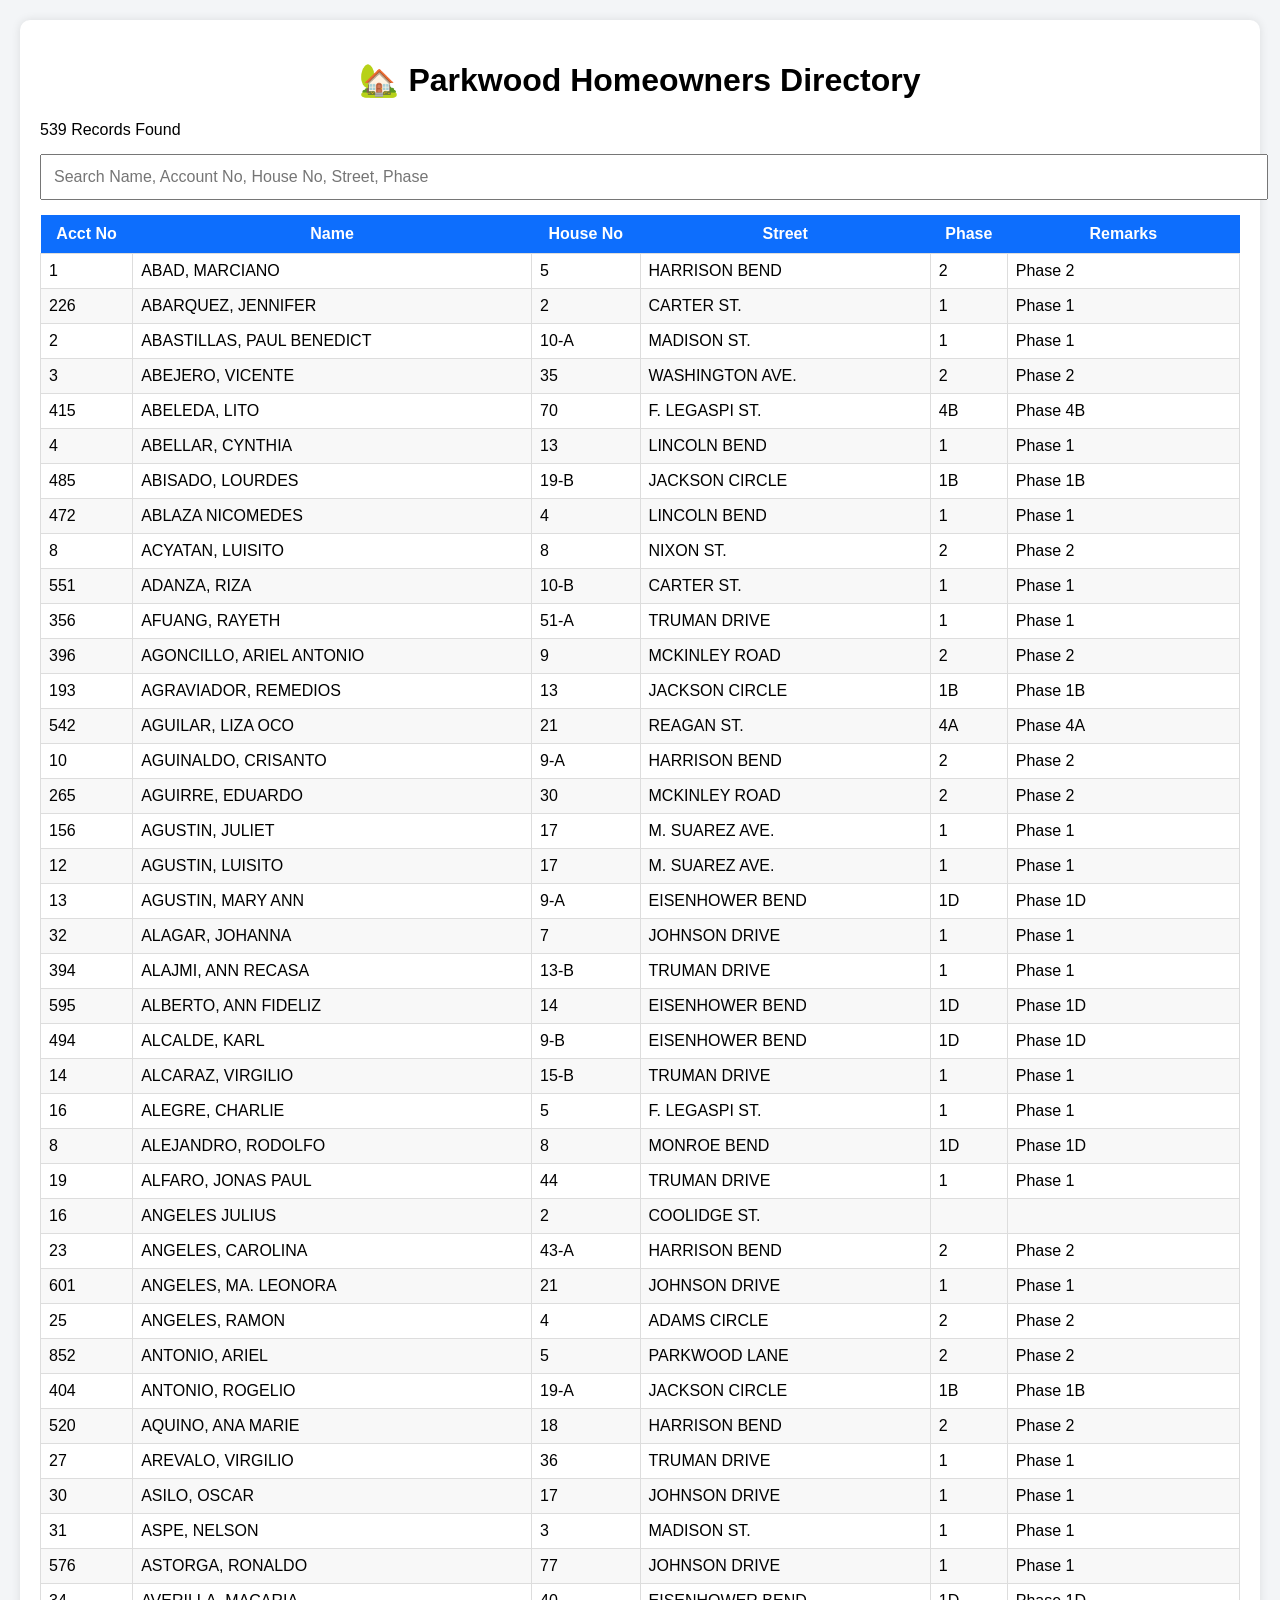
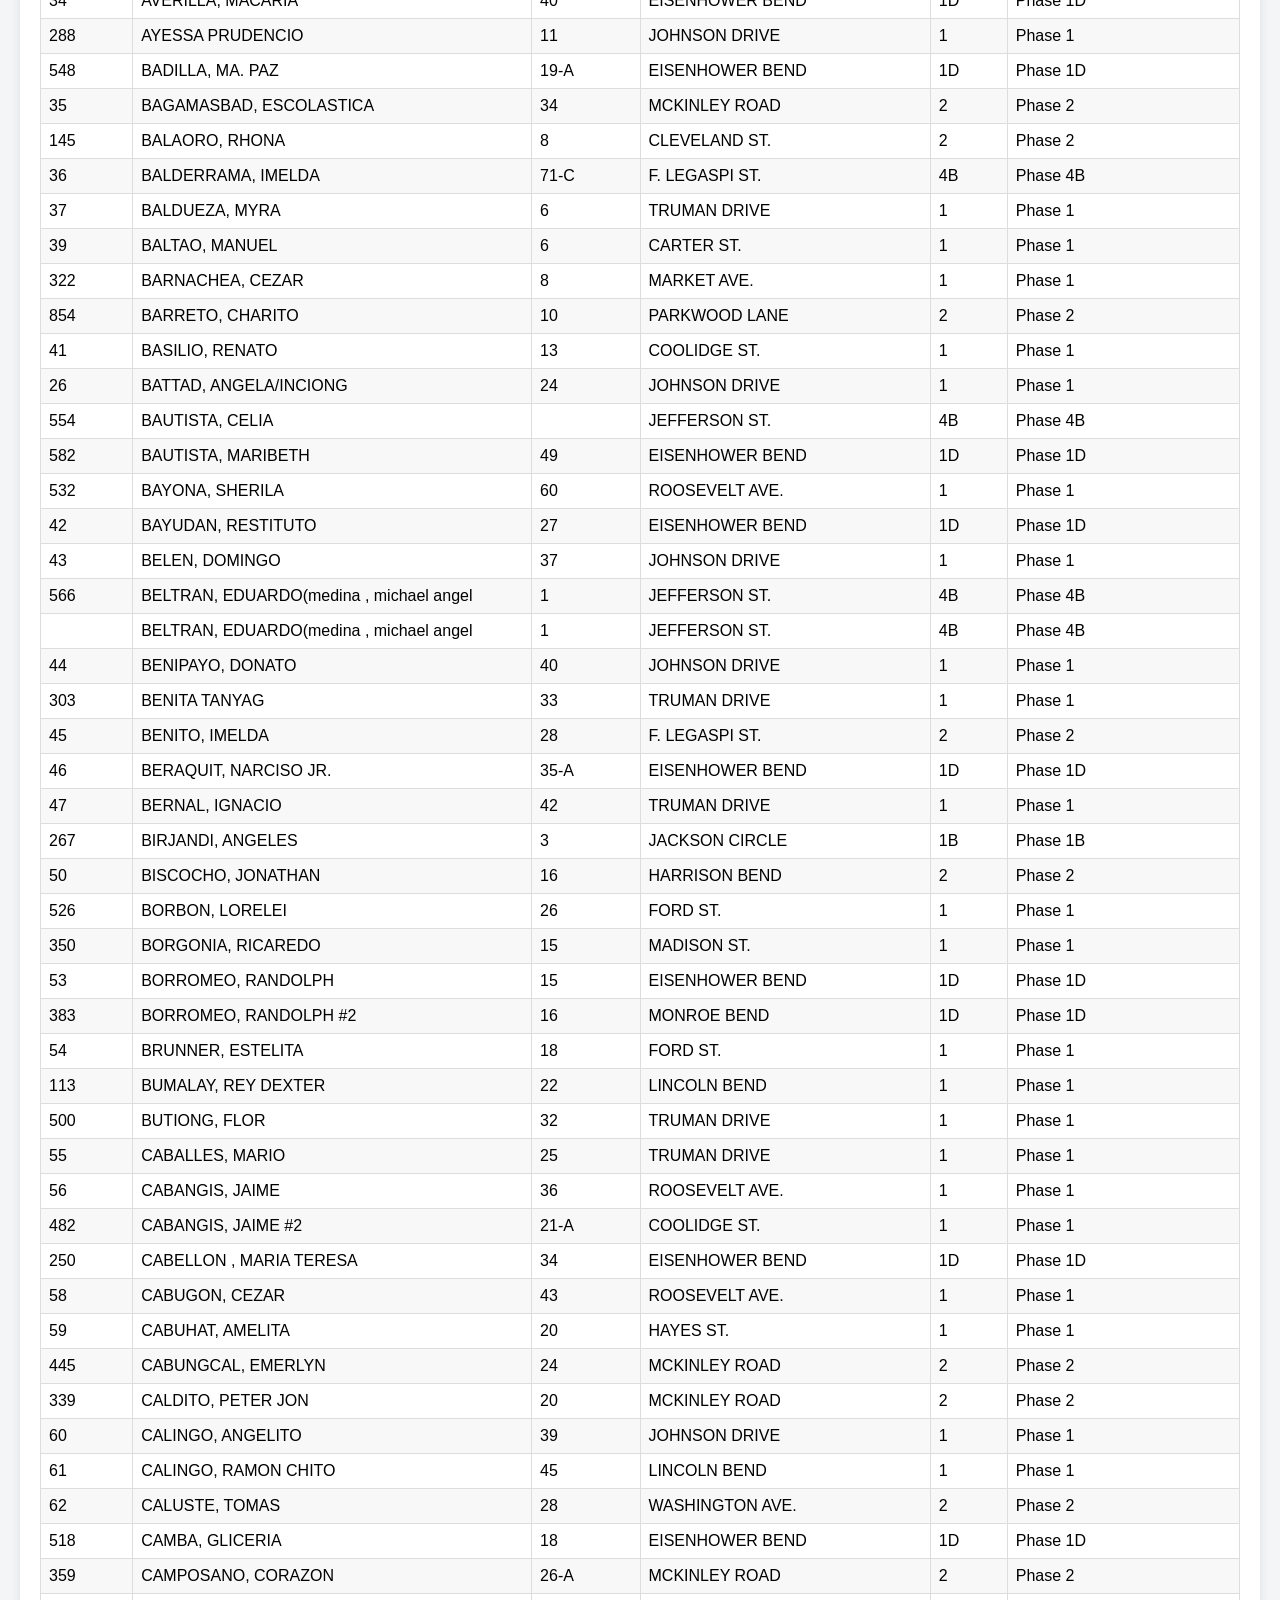
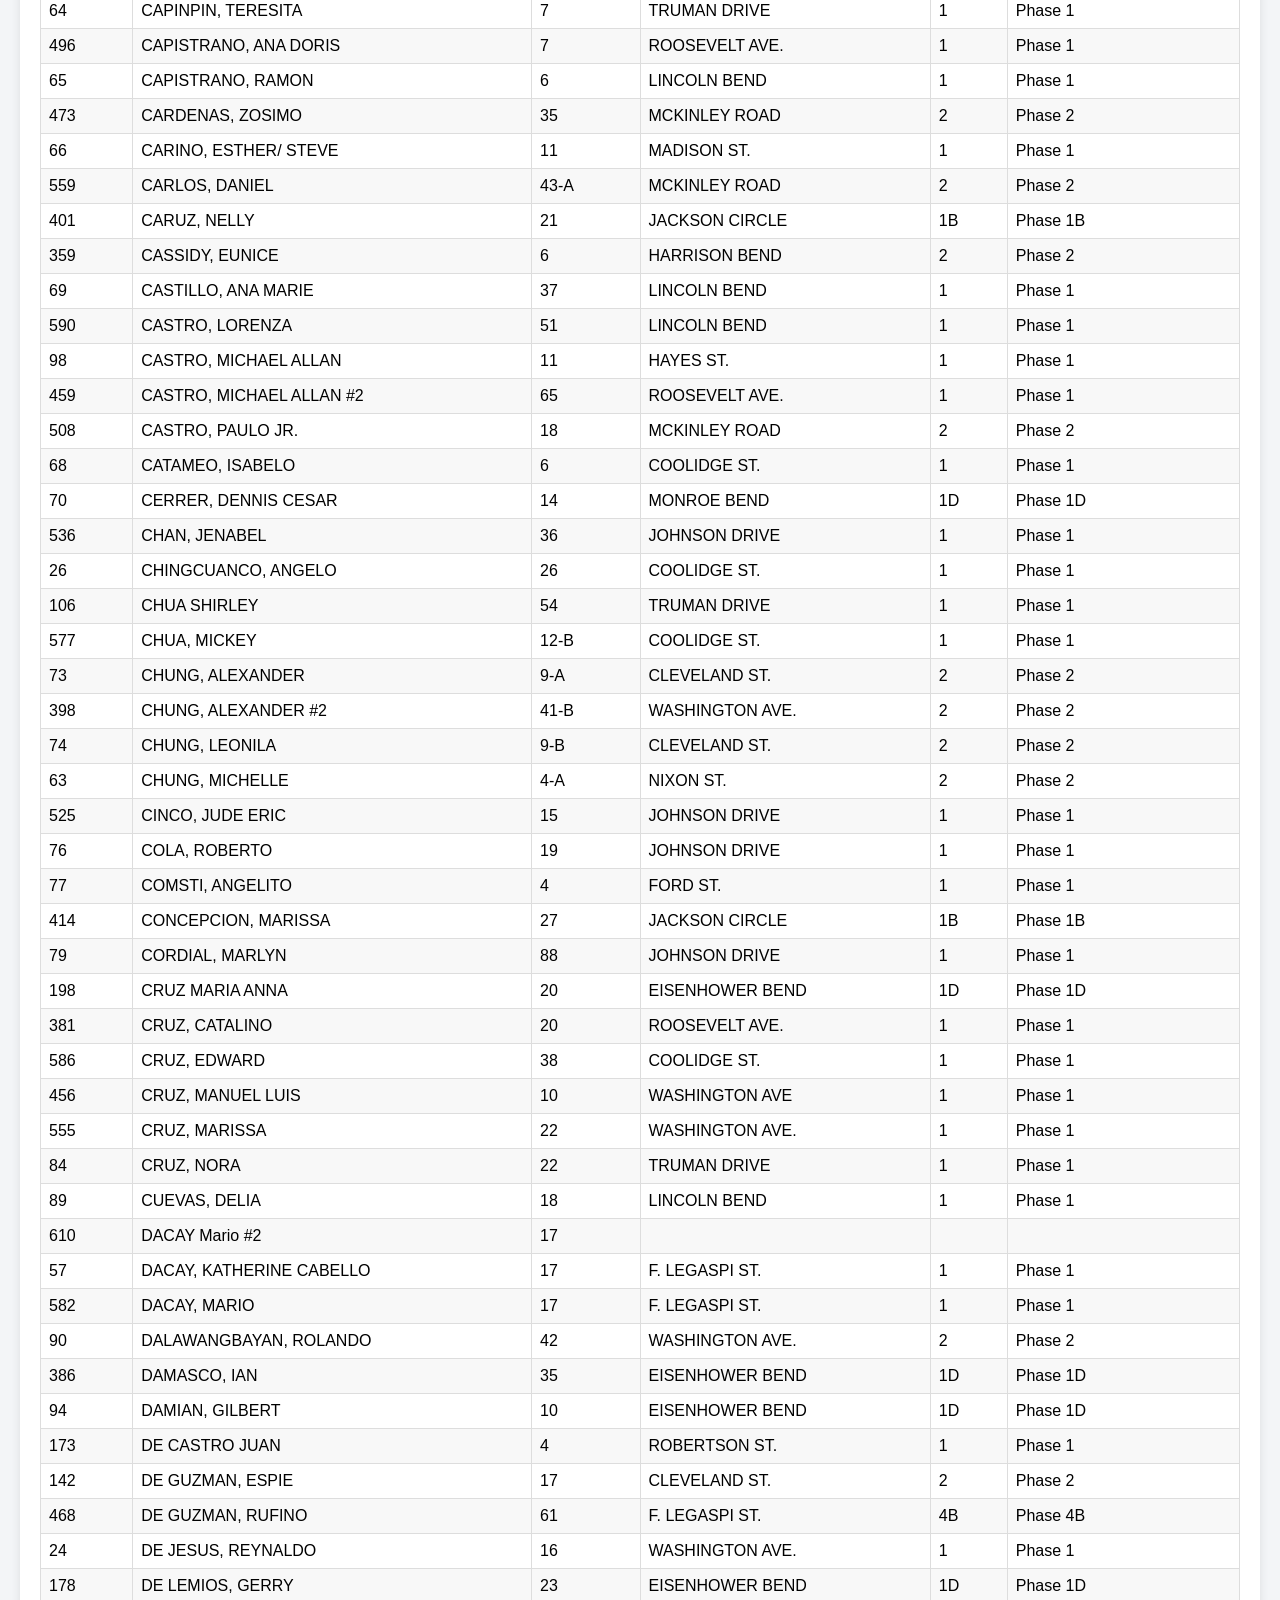
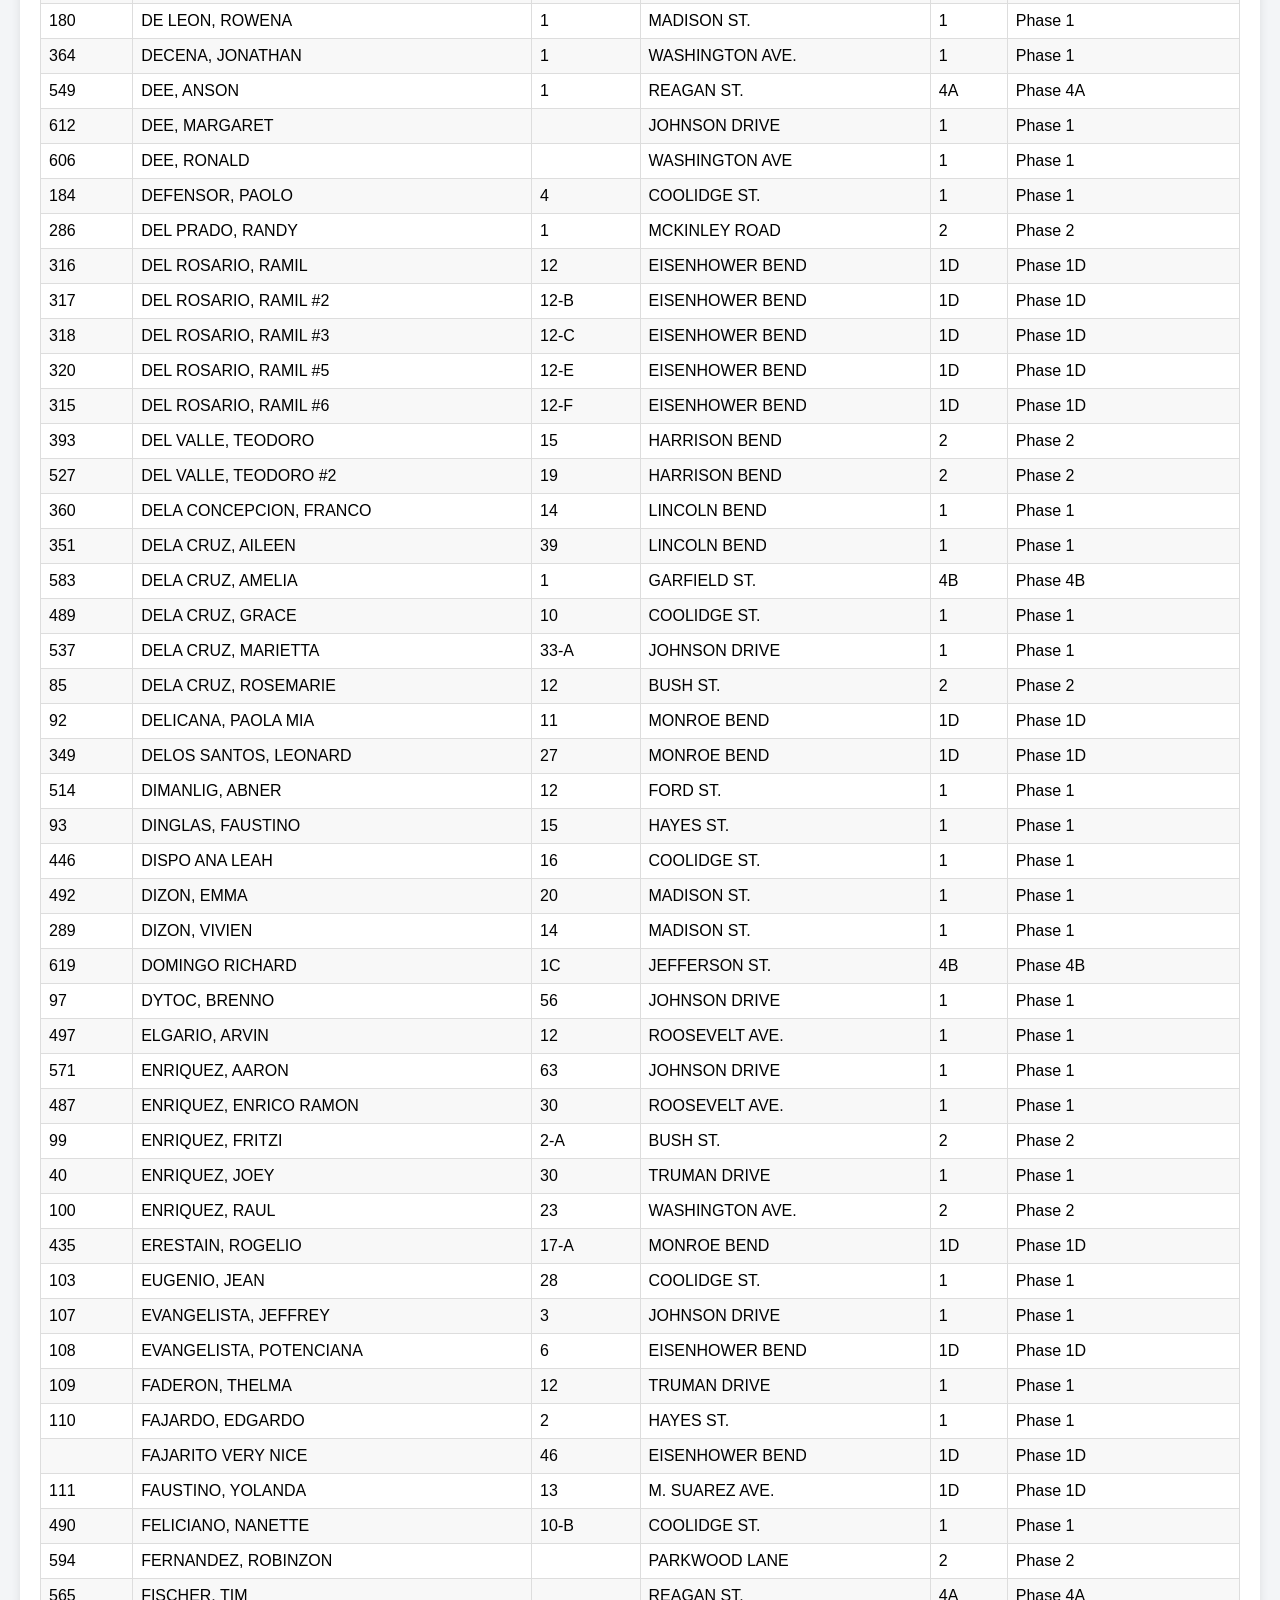
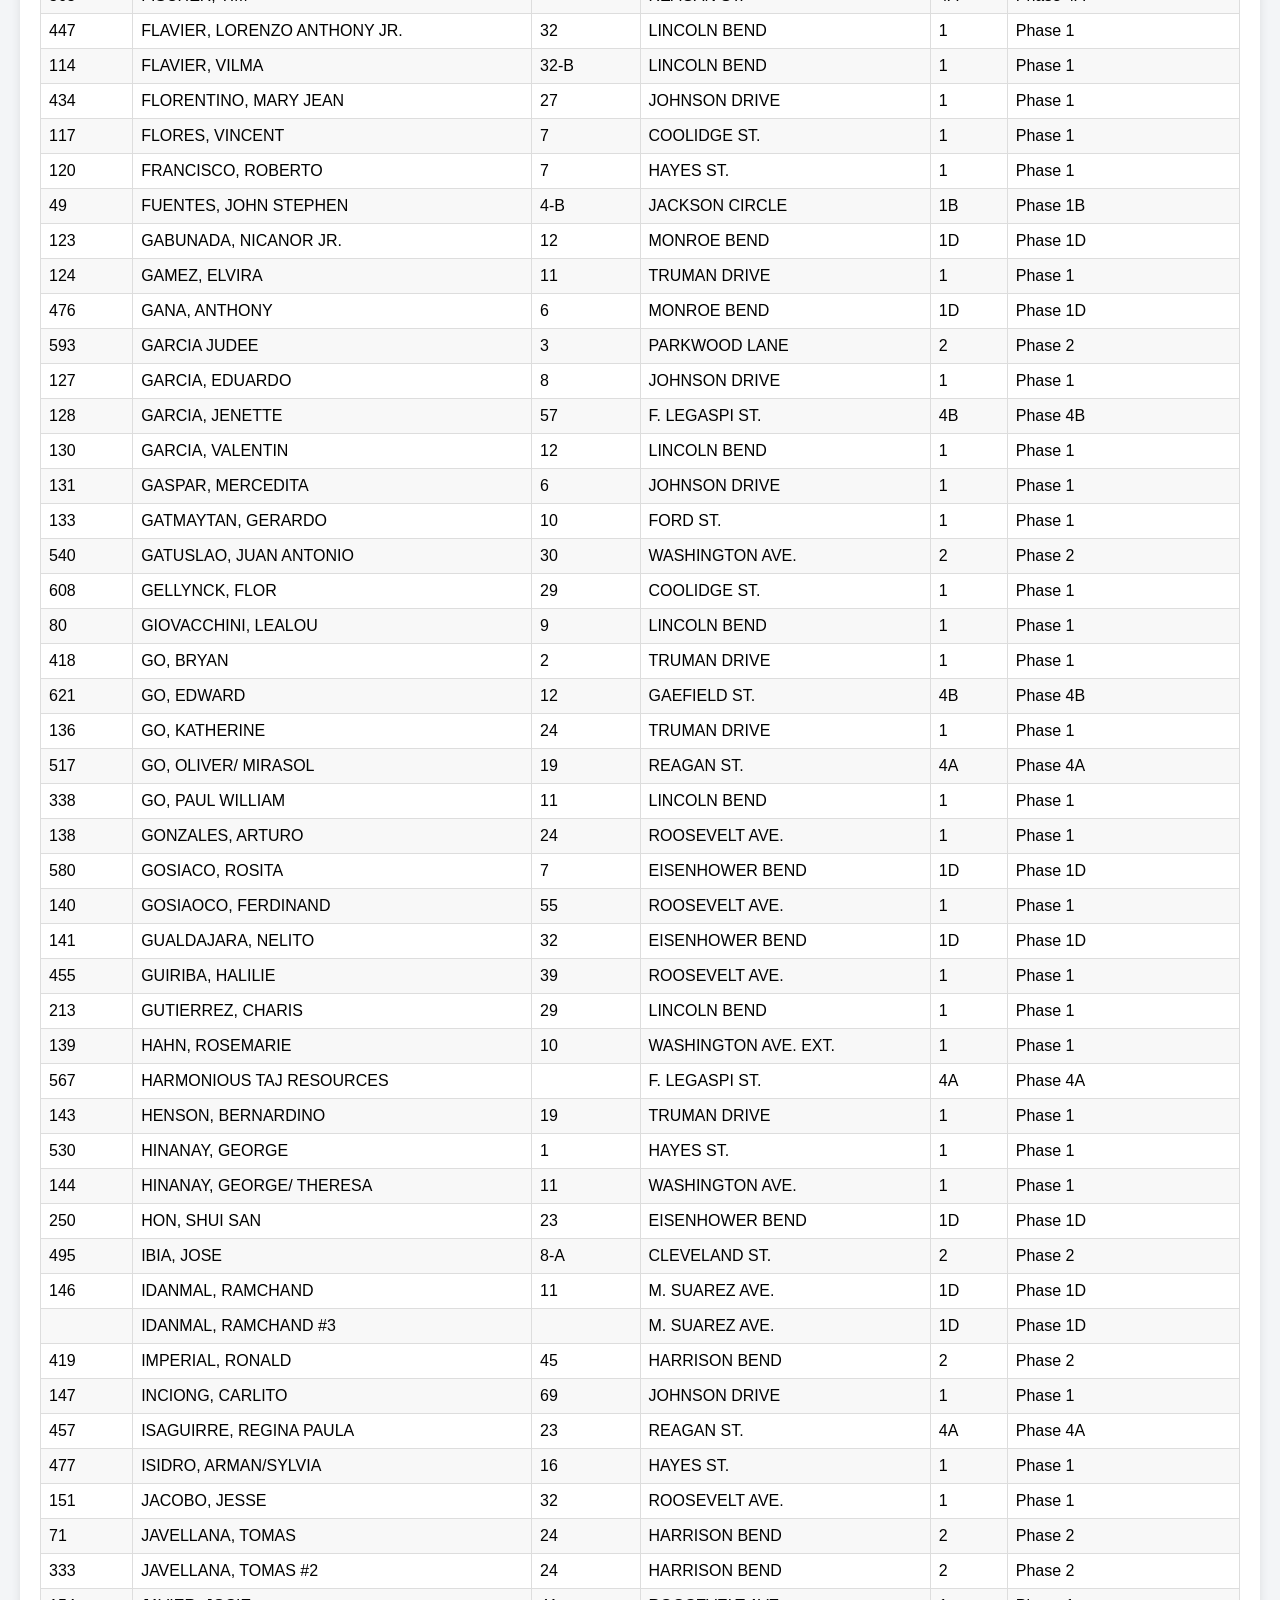
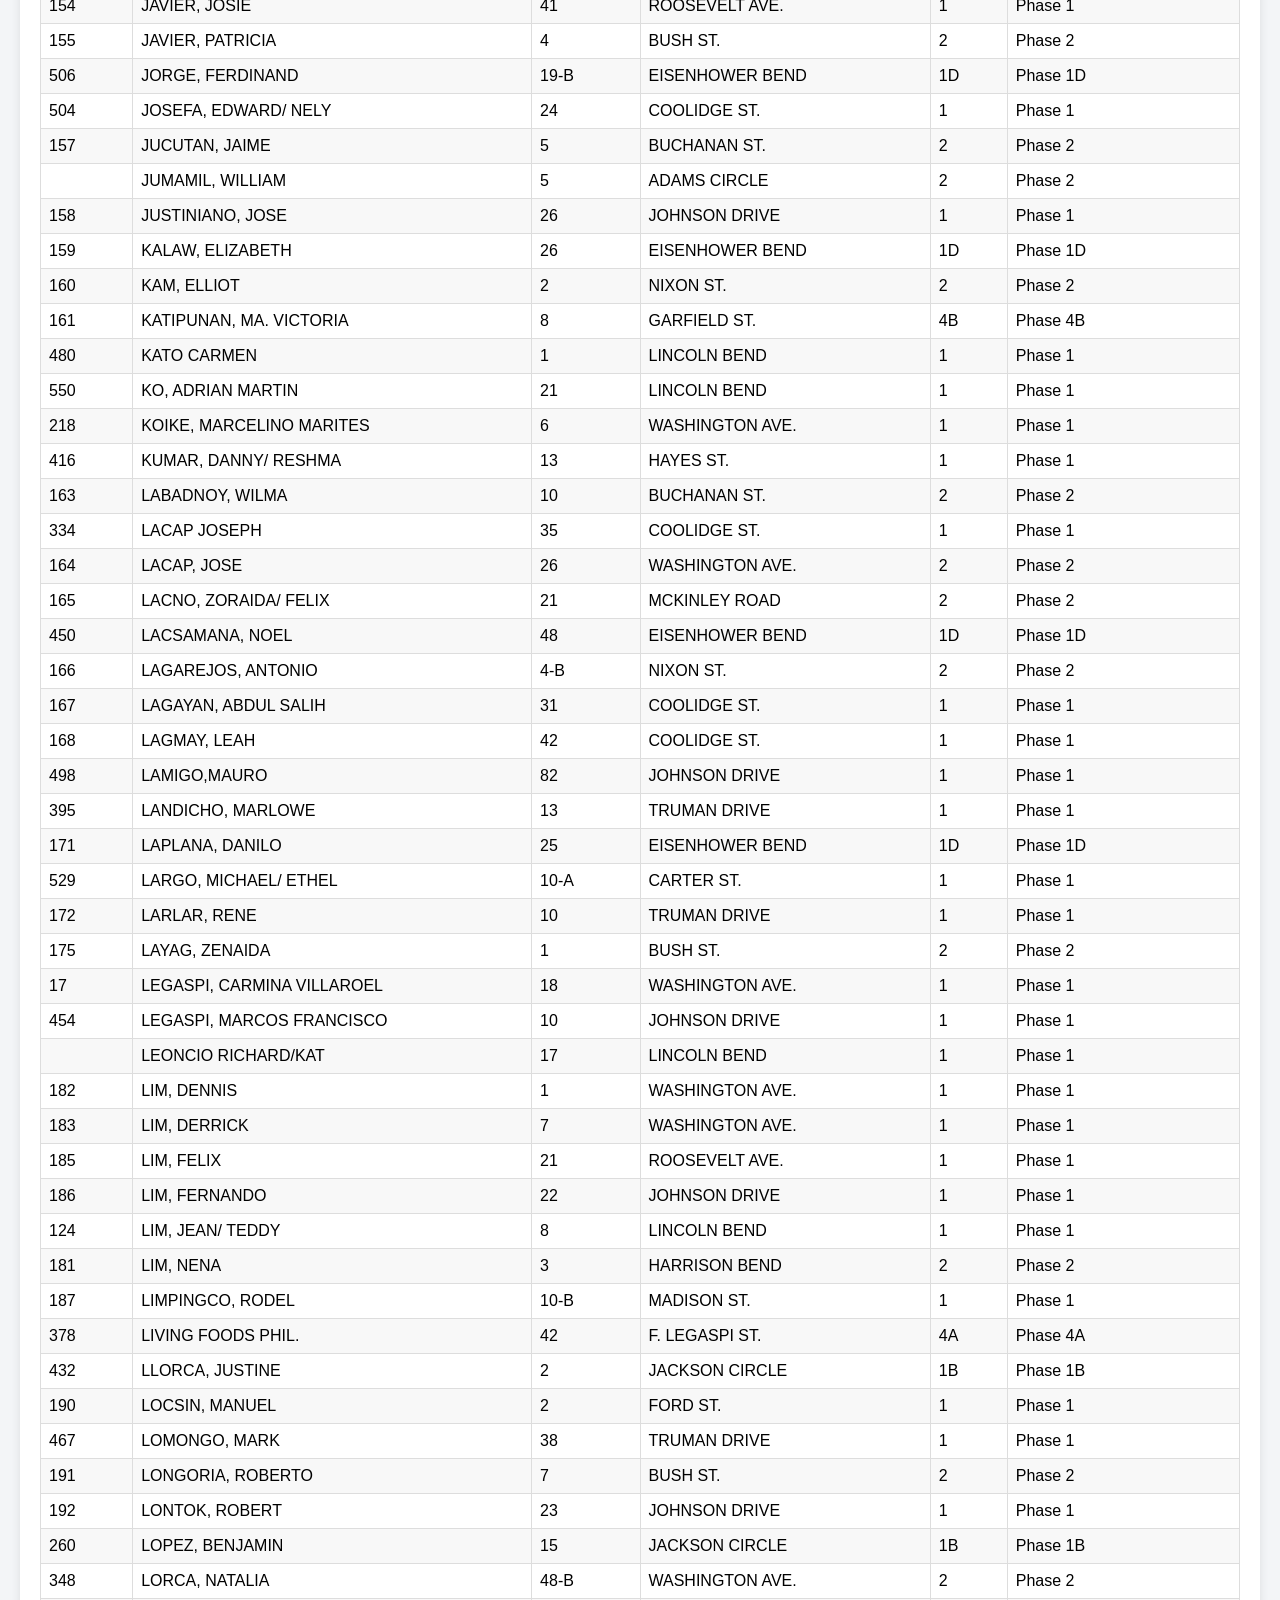
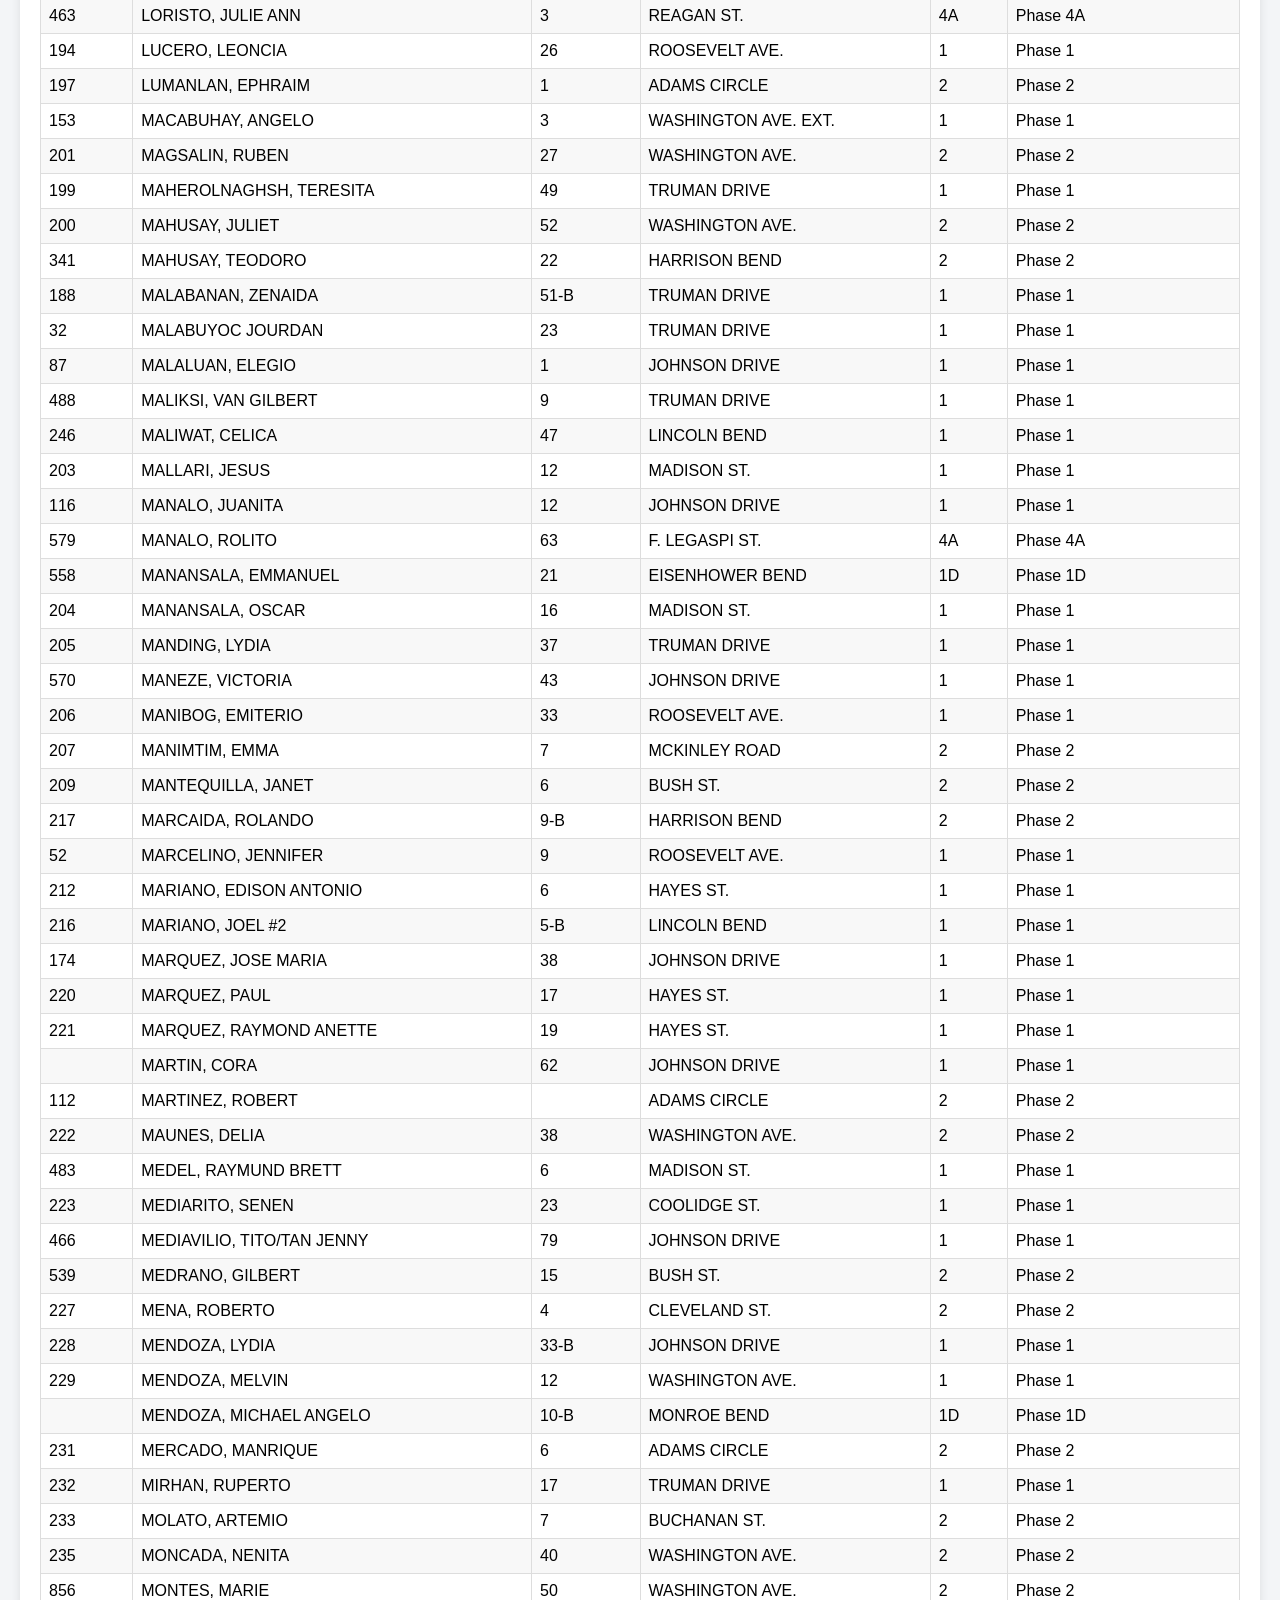
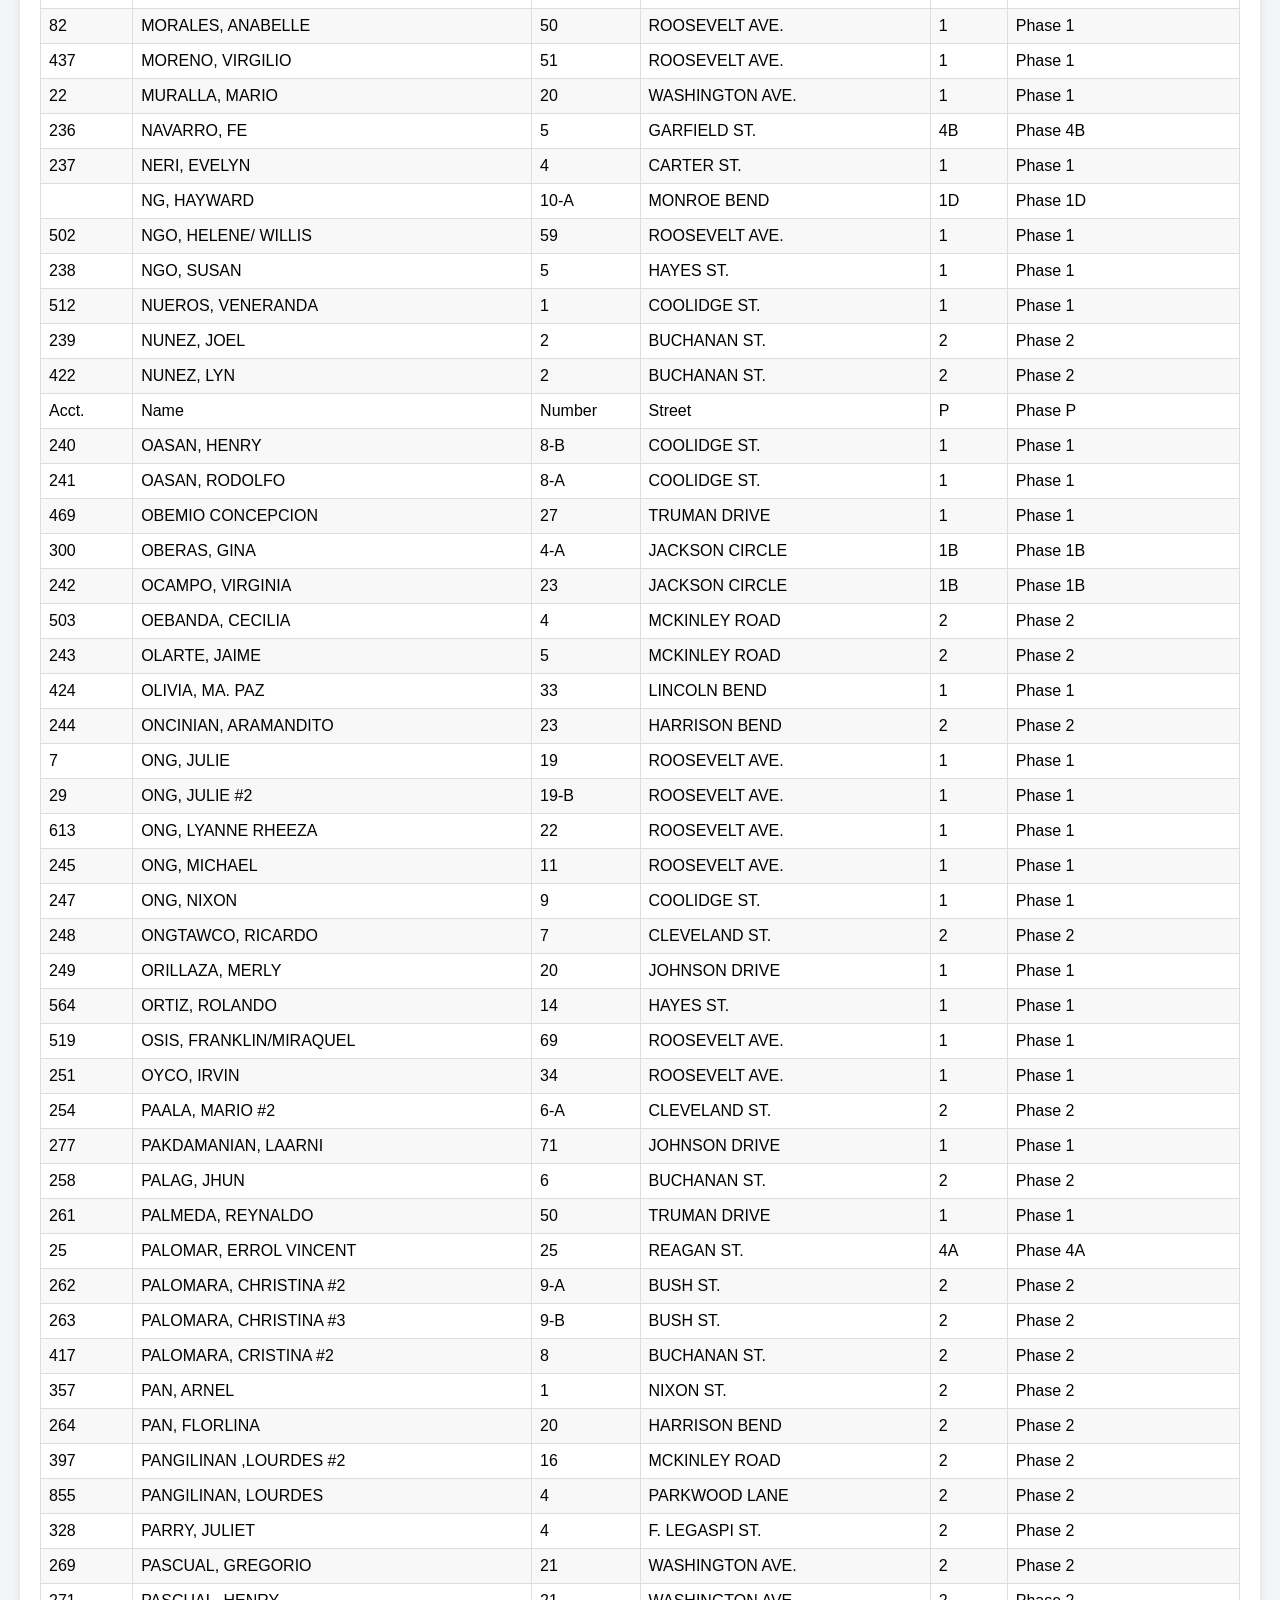
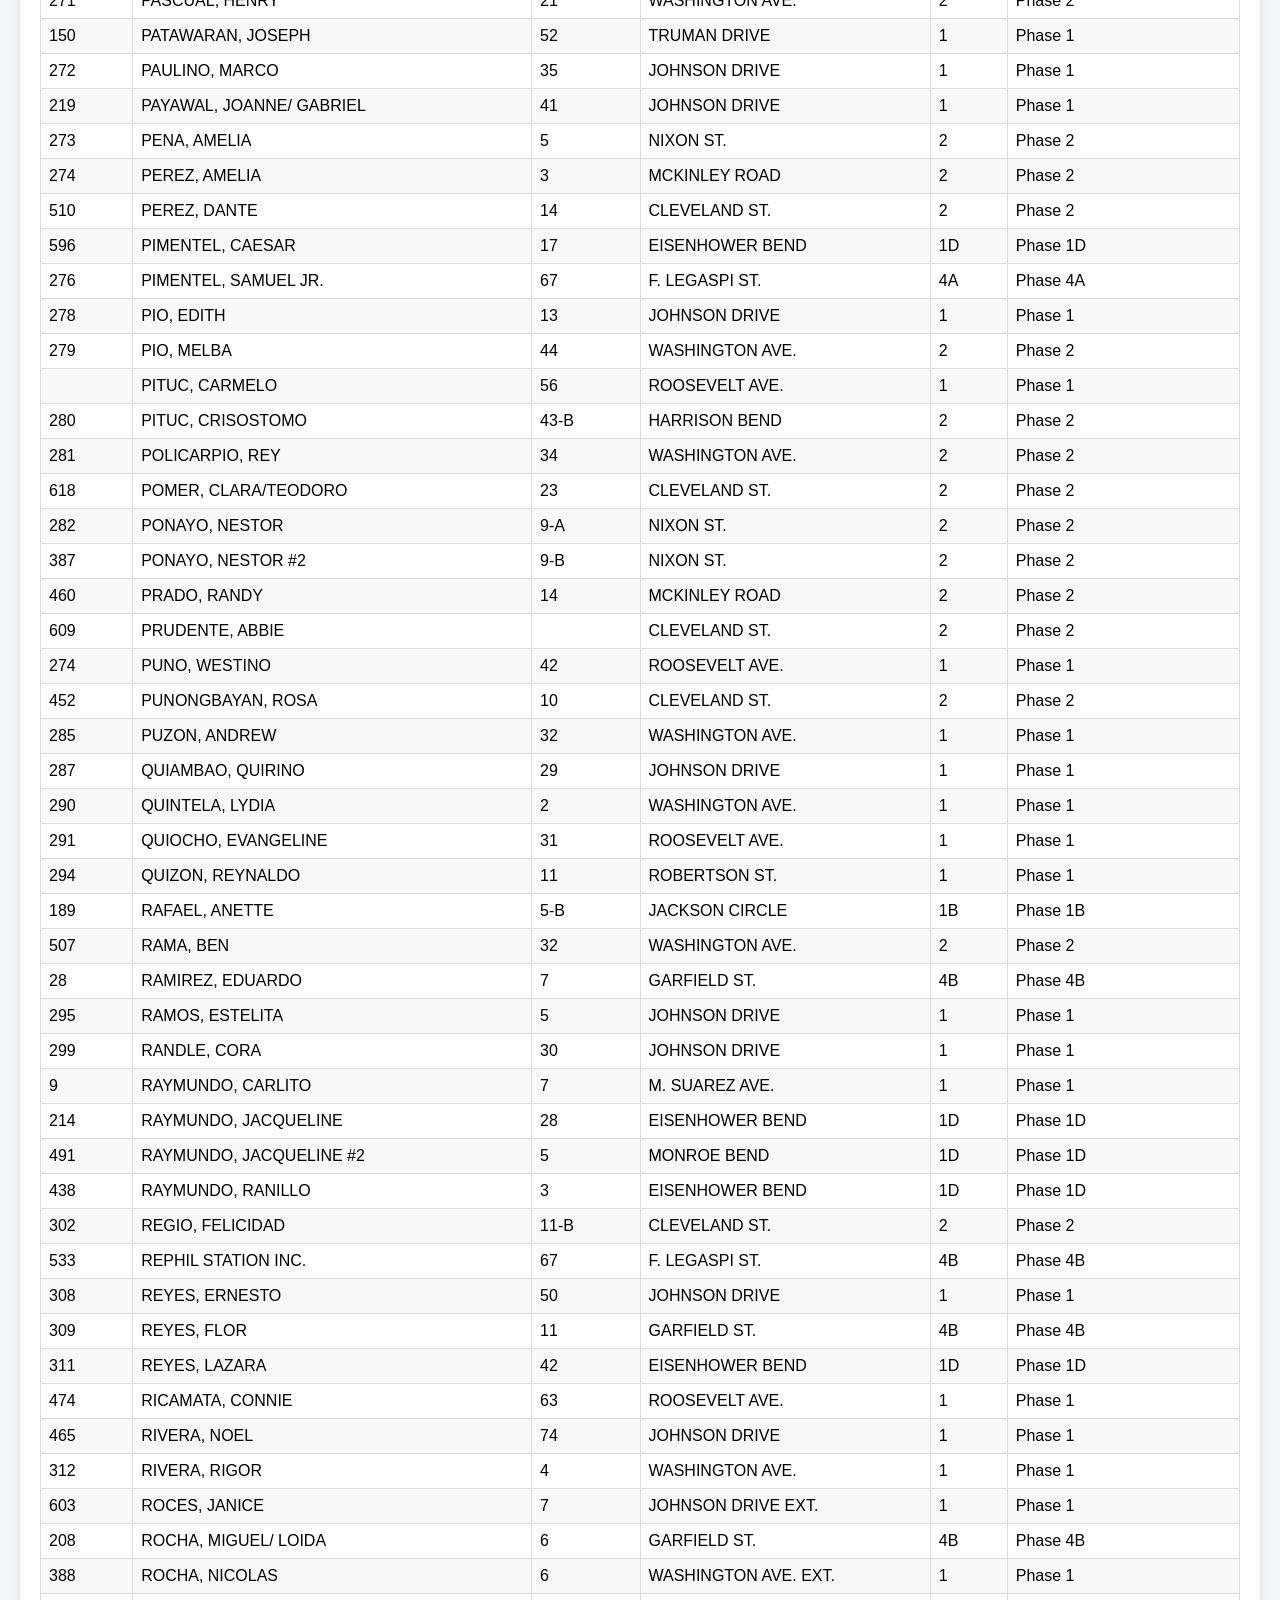
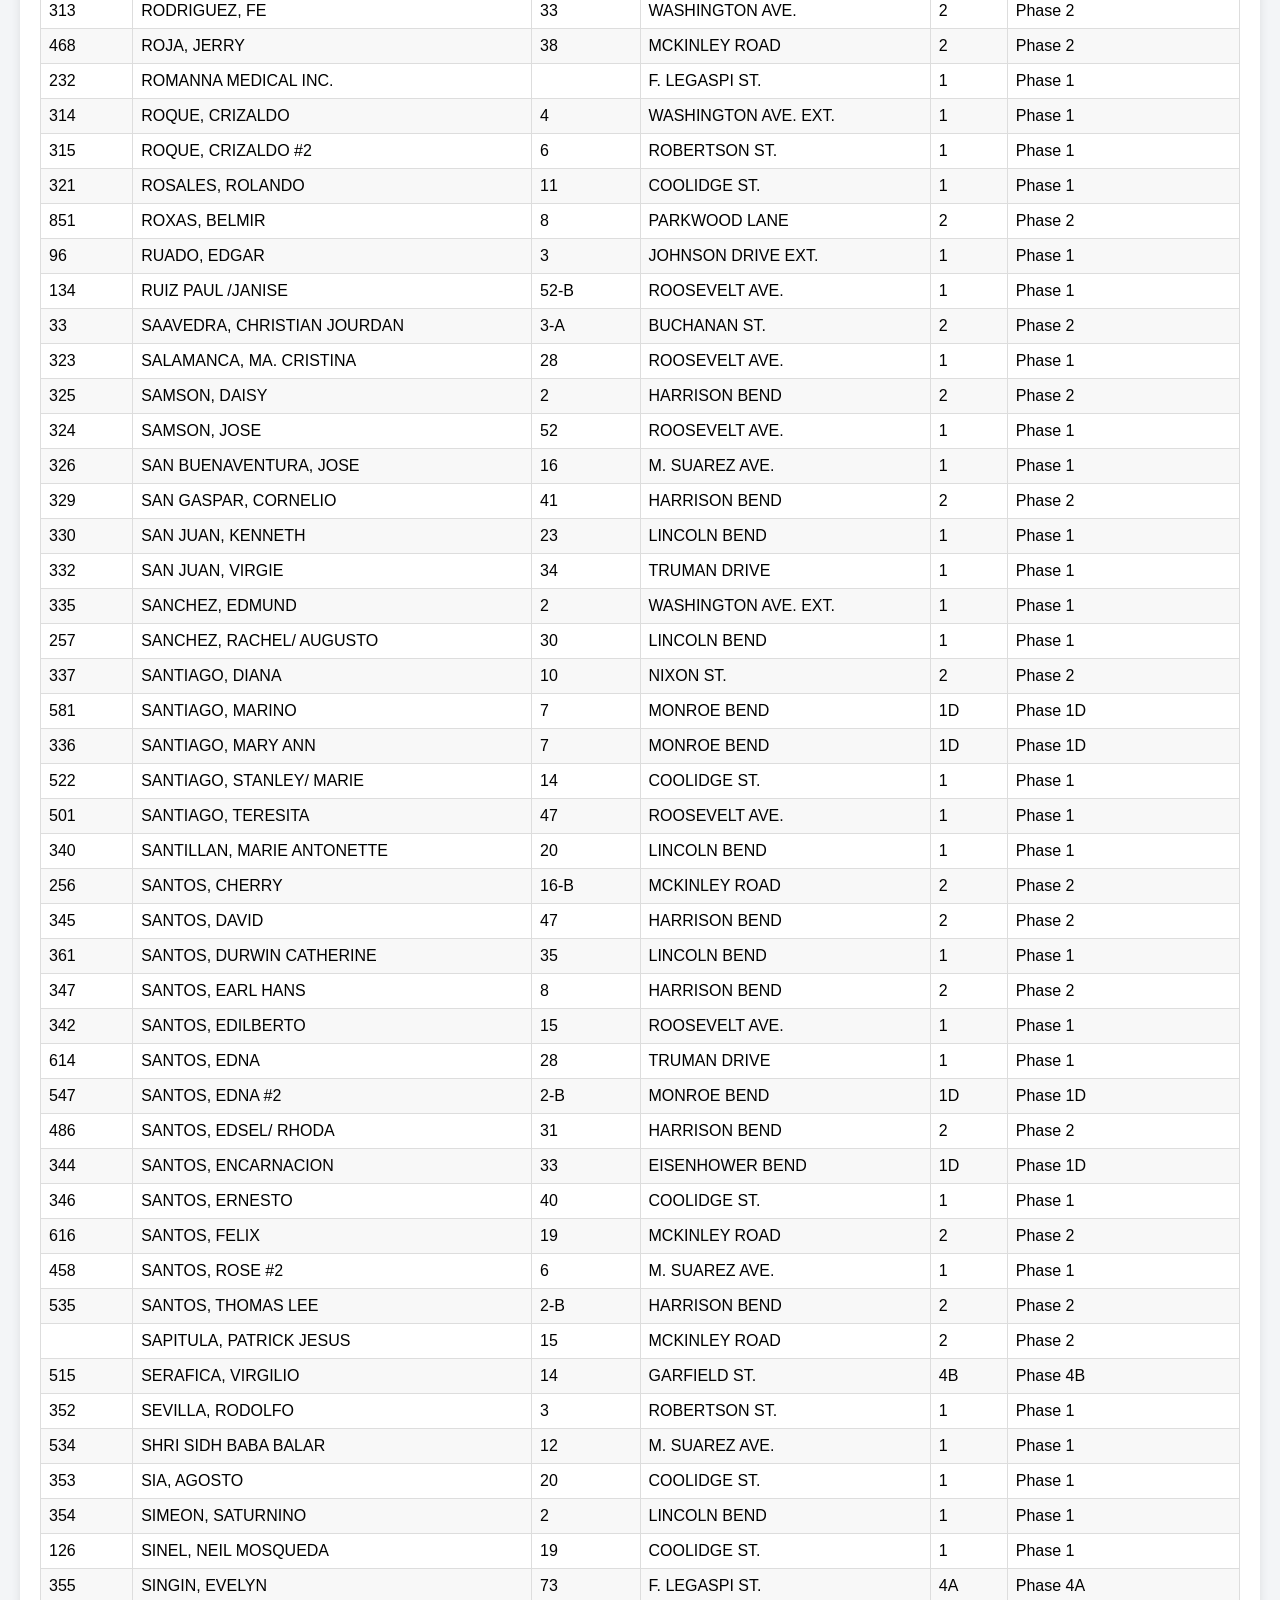
<file: index.html>
<!DOCTYPE html>
<html>
<head>
<meta charset="utf-8">
<meta name="viewport" content="width=device-width, initial-scale=1">
<title>Parkwood Homeowners Directory</title>
<link rel="stylesheet" href="style.css">
</head>
<body>

<div class="container">
<h1>🏡 Parkwood Homeowners Directory</h1>

<div class="stats">
<span id="recordCount">0 Records</span>
</div>

<input type="text" id="searchBox"
placeholder="Search Name, Account No, House No, Street, Phase">

<div class="table-responsive">
<table id="resultTable">
<thead>
<tr>
<th>Acct No</th>
<th>Name</th>
<th>House No</th>
<th>Street</th>
<th>Phase</th>
<th>Remarks</th>
</tr>
</thead>
<tbody></tbody>
</table>
</div>
</div>

<script src="dbho.js"></script>
<script src="app.js"></script>
</body>
</html>
</file>
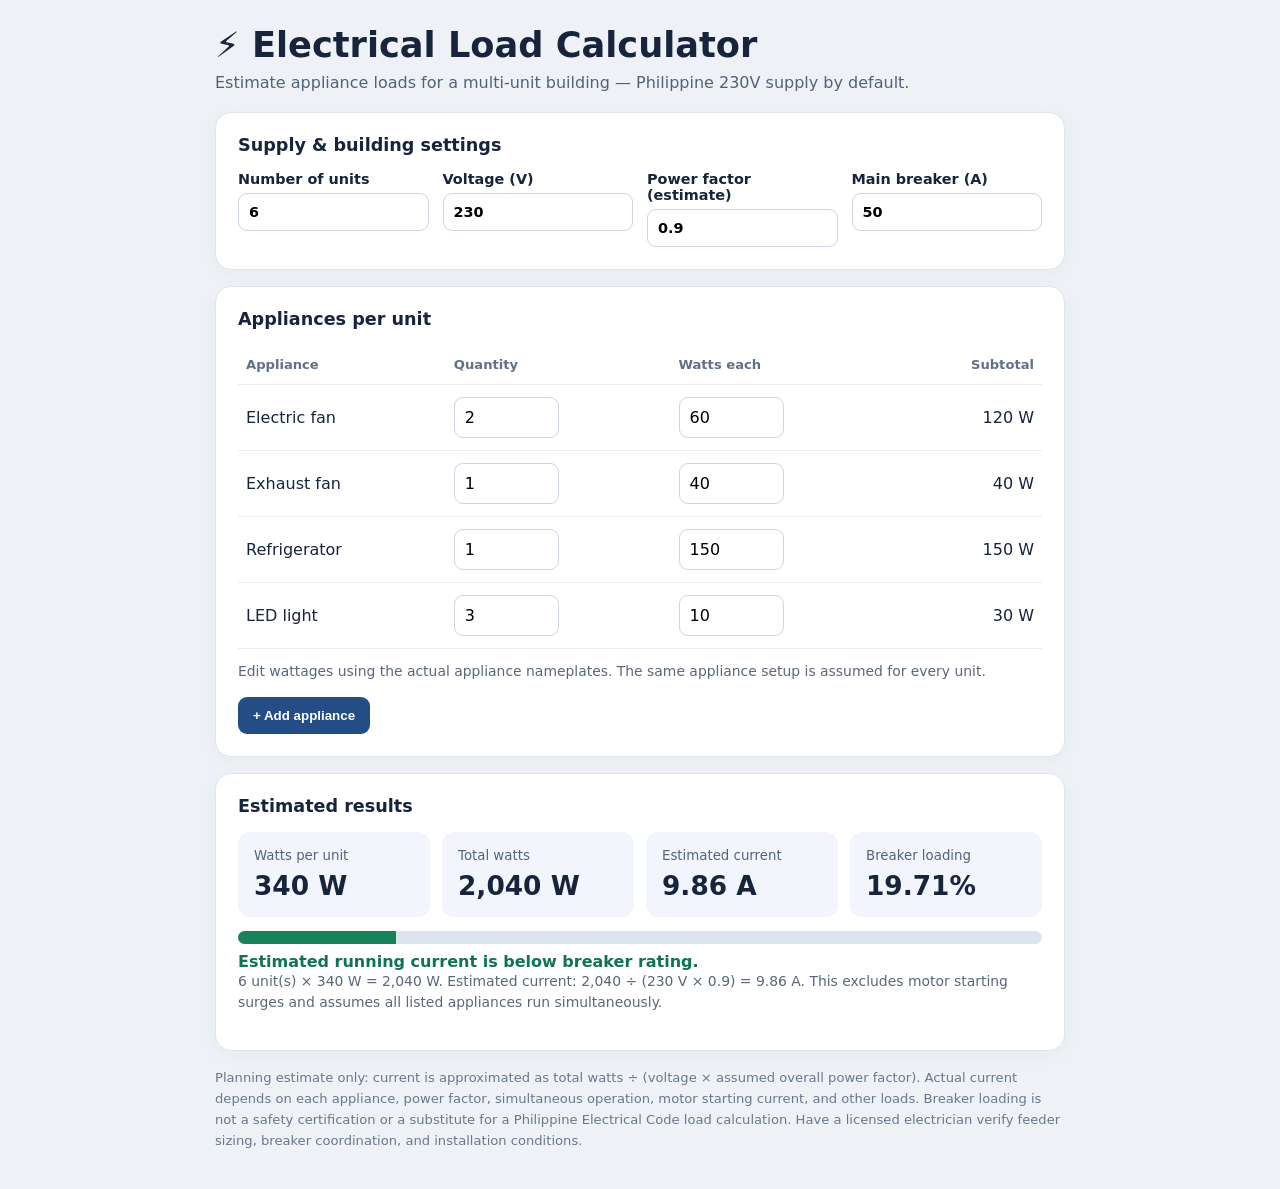
<file: wattload.html>
<!DOCTYPE html>
<html lang="en">
<head>
<meta charset="UTF-8"><meta name="viewport" content="width=device-width, initial-scale=1">
<title>Electrical Load Calculator</title>
<style>
:root{font-family:system-ui,-apple-system,Segoe UI,sans-serif;color:#17243b;background:#eef2f7}*{box-sizing:border-box}body{margin:0;padding:24px}.app{max-width:850px;margin:auto}.header{margin-bottom:20px}h1{margin:0 0 8px;font-size:clamp(1.5rem,4vw,2.2rem)}p{color:#536174;margin:0 0 14px}.panel{background:white;border:1px solid #dfe5ed;border-radius:16px;padding:22px;margin:16px 0;box-shadow:0 4px 18px #192b4409}h2{font-size:1.1rem;margin:0 0 16px}.settings{display:grid;grid-template-columns:repeat(auto-fit,minmax(150px,1fr));gap:14px}label{font-weight:600;font-size:.9rem;display:block}input{display:block;width:100%;border:1px solid #cbd5e1;border-radius:9px;padding:10px;margin-top:6px;font:inherit}input:focus{outline:2px solid #4388e8;outline-offset:1px}.tablewrap{overflow-x:auto}table{width:100%;border-collapse:collapse;min-width:580px}th,td{text-align:left;padding:12px 8px;border-bottom:1px solid #e8edf3}th{color:#607087;font-size:.82rem}td input{max-width:105px;margin:0}td:last-child,th:last-child{text-align:right}.metrics{display:grid;grid-template-columns:repeat(auto-fit,minmax(155px,1fr));gap:12px}.metric{padding:16px;background:#f2f6fc;border-radius:12px}.metric small{display:block;color:#52637b;margin-bottom:7px}.metric strong{font-size:1.65rem}.track{height:13px;background:#dce5ef;border-radius:20px;overflow:hidden;margin:14px 0 6px}.fill{height:100%;width:0;background:#16835b;transition:width .2s}.note{font-size:.87rem;line-height:1.55;color:#59677a}.status{font-weight:700;margin-top:8px}.ok{color:#12744f}.warn{color:#aa5900}.bad{color:#b32626}button{background:#244d86;color:white;border:0;padding:11px 15px;border-radius:9px;cursor:pointer;font-weight:600}button:hover{background:#173a6a}.footer{font-size:.82rem;color:#68778c;line-height:1.6}
</style>
</head>
<body><main class="app"><header class="header"><h1>⚡ Electrical Load Calculator</h1><p>Estimate appliance loads for a multi-unit building — Philippine 230V supply by default.</p></header>
<section class="panel"><h2>Supply & building settings</h2><div class="settings"><label>Number of units<input id="units" type="number" min="1" max="1000" step="1" value="6"></label><label>Voltage (V)<input id="voltage" type="number" min="1" step="1" value="230"></label><label>Power factor (estimate)<input id="pf" type="number" min="0.1" max="1" step="0.05" value="0.9"></label><label>Main breaker (A)<input id="breaker" type="number" min="1" step="1" value="50"></label></div></section>
<section class="panel"><h2>Appliances per unit</h2><div class="tablewrap"><table><thead><tr><th>Appliance</th><th>Quantity</th><th>Watts each</th><th>Subtotal</th></tr></thead><tbody id="appliances"></tbody></table></div><p class="note" style="margin-top:12px">Edit wattages using the actual appliance nameplates. The same appliance setup is assumed for every unit.</p><button type="button" id="add">+ Add appliance</button></section>
<section class="panel"><h2>Estimated results</h2><div class="metrics"><div class="metric"><small>Watts per unit</small><strong id="perUnit">—</strong></div><div class="metric"><small>Total watts</small><strong id="totalWatts">—</strong></div><div class="metric"><small>Estimated current</small><strong id="current">—</strong></div><div class="metric"><small>Breaker loading</small><strong id="percent">—</strong></div></div><div class="track"><div class="fill" id="bar"></div></div><div class="status" id="status" role="status"></div><p class="note" id="details"></p></section>
<p class="footer">Planning estimate only: current is approximated as total watts ÷ (voltage × assumed overall power factor). Actual current depends on each appliance, power factor, simultaneous operation, motor starting current, and other loads. Breaker loading is not a safety certification or a substitute for a Philippine Electrical Code load calculation. Have a licensed electrician verify feeder sizing, breaker coordination, and installation conditions.</p></main>
<script>
const items=[{name:'Electric fan',qty:2,watts:60},{name:'Exhaust fan',qty:1,watts:40},{name:'Refrigerator',qty:1,watts:150},{name:'LED light',qty:3,watts:10}];
const $=id=>document.getElementById(id);
const fmt=n=>n.toLocaleString('en-US',{maximumFractionDigits:2});
function validNumber(id,fallback){const n=Number($(id).value);return Number.isFinite(n)&&n>0?n:fallback}
function render(){const tbody=$('appliances');tbody.replaceChildren();items.forEach((item,index)=>{const tr=document.createElement('tr');const name=document.createElement('td');name.textContent=item.name;tr.append(name);for(const field of ['qty','watts']){const td=document.createElement('td'),input=document.createElement('input');input.type='number';input.min='0';input.step=field==='qty'?'1':'1';input.value=item[field];input.setAttribute('aria-label',`${item.name} ${field}`);input.addEventListener('input',()=>{const n=Number(input.value);item[field]=Number.isFinite(n)&&n>=0?(field==='qty'?Math.floor(n):n):0;calculate()});td.append(input);tr.append(td)}const subtotal=document.createElement('td');subtotal.id=`subtotal-${index}`;tr.append(subtotal);tbody.append(tr)});calculate()}
function calculate(){const units=Math.max(1,Math.floor(validNumber('units',1))),voltage=validNumber('voltage',230),pf=Math.min(1,validNumber('pf',0.9)),breaker=validNumber('breaker',50);let perUnit=0;items.forEach((item,i)=>{const subtotal=item.qty*item.watts;perUnit+=subtotal;const el=$(`subtotal-${i}`);if(el)el.textContent=`${fmt(subtotal)} W`});const watts=perUnit*units,amps=watts/(voltage*pf),ratio=amps/breaker*100;$('perUnit').textContent=`${fmt(perUnit)} W`;$('totalWatts').textContent=`${fmt(watts)} W`;$('current').textContent=`${fmt(amps)} A`;$('percent').textContent=`${fmt(ratio)}%`;$('bar').style.width=`${Math.min(100,ratio)}%`;$('bar').style.background=ratio>100?'#b32626':ratio>80?'#d18b22':'#16835b';const status=$('status');status.className='status '+(ratio>100?'bad':ratio>80?'warn':'ok');status.textContent=ratio>100?'Estimated running current exceeds breaker rating.':ratio>80?'Estimated running current is relatively high compared with breaker rating.':'Estimated running current is below breaker rating.';$('details').textContent=`${units} unit(s) × ${fmt(perUnit)} W = ${fmt(watts)} W. Estimated current: ${fmt(watts)} ÷ (${fmt(voltage)} V × ${pf}) = ${fmt(amps)} A. This excludes motor starting surges and assumes all listed appliances run simultaneously.`}
for(const id of ['units','voltage','pf','breaker'])$(id).addEventListener('input',calculate);
$('add').addEventListener('click',()=>{const name=prompt('Appliance name:');if(name&&name.trim()){items.push({name:name.trim(),qty:1,watts:100});render()}});
render();
</script></body></html>
</file>
<file: style.css>
body{
font-family:Arial,sans-serif;
background:#f3f5f7;
margin:0;
padding:20px;
}
.container{
background:white;
padding:20px;
border-radius:10px;
max-width:1400px;
margin:auto;
box-shadow:0 0 10px rgba(0,0,0,.1);
}
h1{text-align:center;}
#searchBox{
width:100%;
padding:12px;
margin:15px 0;
font-size:16px;
}
table{
width:100%;
border-collapse:collapse;
}
.table-responsive{overflow-x:auto;-webkit-overflow-scrolling:touch;}
th{
background:#0d6efd;
color:white;
padding:10px;
}
td{
padding:8px;
border:1px solid #ddd;
}
tr:nth-child(even){
background:#f8f8f8;
}
tr:hover{
background:#fff8cc;
}

/* Mobile: convert table to card-like rows for narrow screens */
@media (max-width: 700px){
	body{padding:10px}
	.container{padding:12px;border-radius:8px}
	table, thead, tbody, th, td, tr{display:block;width:100%}
	thead{display:none}
	tr{margin:0 0 12px 0;padding:12px;border-radius:8px;background:#fff;border:1px solid #eee}
	td{display:flex;justify-content:space-between;padding:8px 6px;border:none;border-bottom:1px solid #f0f0f0}
	td:last-child{border-bottom:0}
	td::before{content:attr(data-label);font-weight:600;color:#333;margin-right:10px}
	#searchBox{font-size:15px;padding:10px}
	h1{font-size:20px}
}
</file>
